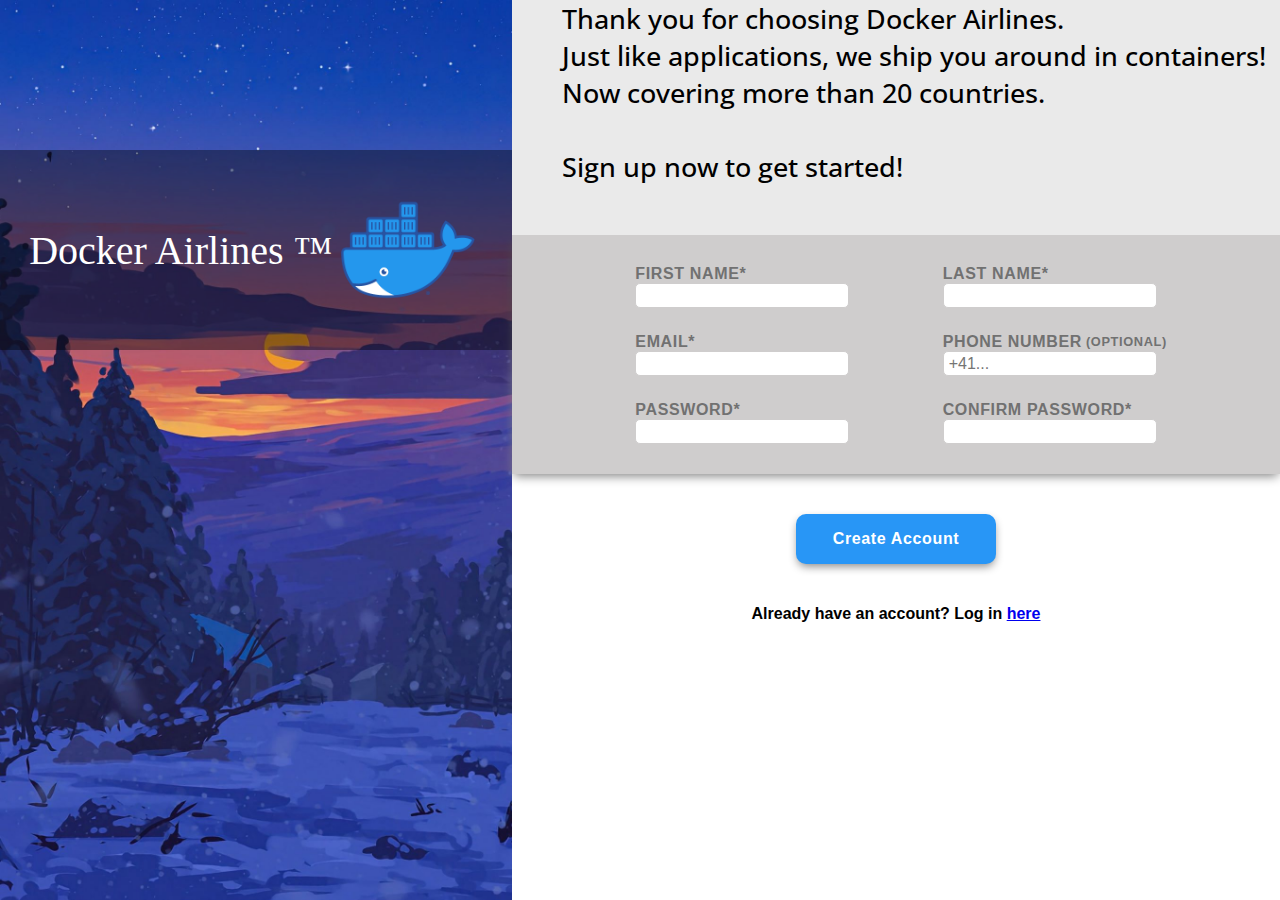
<file: index.html>
<!DOCTYPE html>
<html lang="en">

<head>
    <meta charset="UTF-8">
    <meta http-equiv="X-UA-Compatible" content="IE=edge">
    <meta name="viewport" content="width=device-width, initial-scale=1.0">
    <title>Form</title>
    <script defer src="script.js"></script>
    <link rel="stylesheet" href="styles.css">
</head>

<body>
    <section class="master-container">
        <section class="company-intro">
            <div class="logo-background">
                <div class="company-logo">
                    <figure>
                        <figcaption>Docker Airlines &trade;</figcaption>
                        <img src="./images/logo.png" alt="logo">
                    </figure>
                </div>
            </div>
        </section>
        <section class="master-form-container">
            <section class="form-description">
                <div class="master-p-container">
                    <p>Thank you for choosing Docker Airlines.</p>
                    <p>Just like applications, we ship you around in containers!</p>
                    <p>Now covering more than 20 countries.</p>
                    <br>
                    <p>Sign up now to get started!</p>
                </div>
            </section>
            <section class="form-container">
                <form class="main-form" action="./welcomePage.html" onsubmit="">
                    <div class="form-top-wrapper">
                        <div class="form-box">
                            <div class="input-container">
                                <label for="first-name">FIRST NAME*</label>
                                <input type="text" name="first-name" id="first-name" pattern="^[a-zA-Z]+$" required>
                                <span></span>
                            </div>

                            <div class="input-container">
                                <label for="last-name">LAST NAME*</label>
                                <input type="text" name="last-name" id="last-name" pattern="^[a-zA-Z]+$" required>
                                <span></span>
                            </div>
                        </div>
                        <div class="form-box">
                            <div class="input-container">
                                <label for="email">EMAIL*</label>
                                <input type="email" name="email" id="email"
                                    pattern="([A-Za-z0-9._-]+@[A-Za-z0-9._-]+\.[A-Za-z0-9]+)\w" required>
                                <span></span>
                            </div>

                            <div class="input-container">
                                <label for="phone-number" class="phone-number">PHONE
                                    NUMBER<span>(OPTIONAL)</span></label>
                                <input type="tel" name="phone-number" placeholder="+41..." id="phone-number"
                                    pattern="^[\+]?[(]?[0-9]{3}[)]?[-\s\.]?[0-9]{3}[-\s\.]?[0-9]{4,6}$">
                                <span class="long-error"></span>
                            </div>
                        </div>
                        <div class="form-box">

                            <div class="input-container">
                                <label for="password">PASSWORD*</label>
                                <input type="password" name="password" id="password" pattern="^.{6,}$" required>
                                <span></span>
                            </div>
                            <div class="input-container">
                                <label for="confirm-password">CONFIRM PASSWORD*</label>
                                <input type="password" name="confirm-password" id="confirm-password" required>
                                <span></span>
                            </div>
                        </div>
                    </div>
                    <div class="form-bot-wrapper">
                        <div class="account-functions-wrapper">
                            <button type="submit">Create Account</button>
                            <div class="already-have-account">
                                <div>Already have an account? Log in <a href="./welcomePage.html">here</a></div>
                            </div>
                        </div>
                    </div>
                </form>
            </section>
        </section>
    </section>

</body>

</html>
</file>
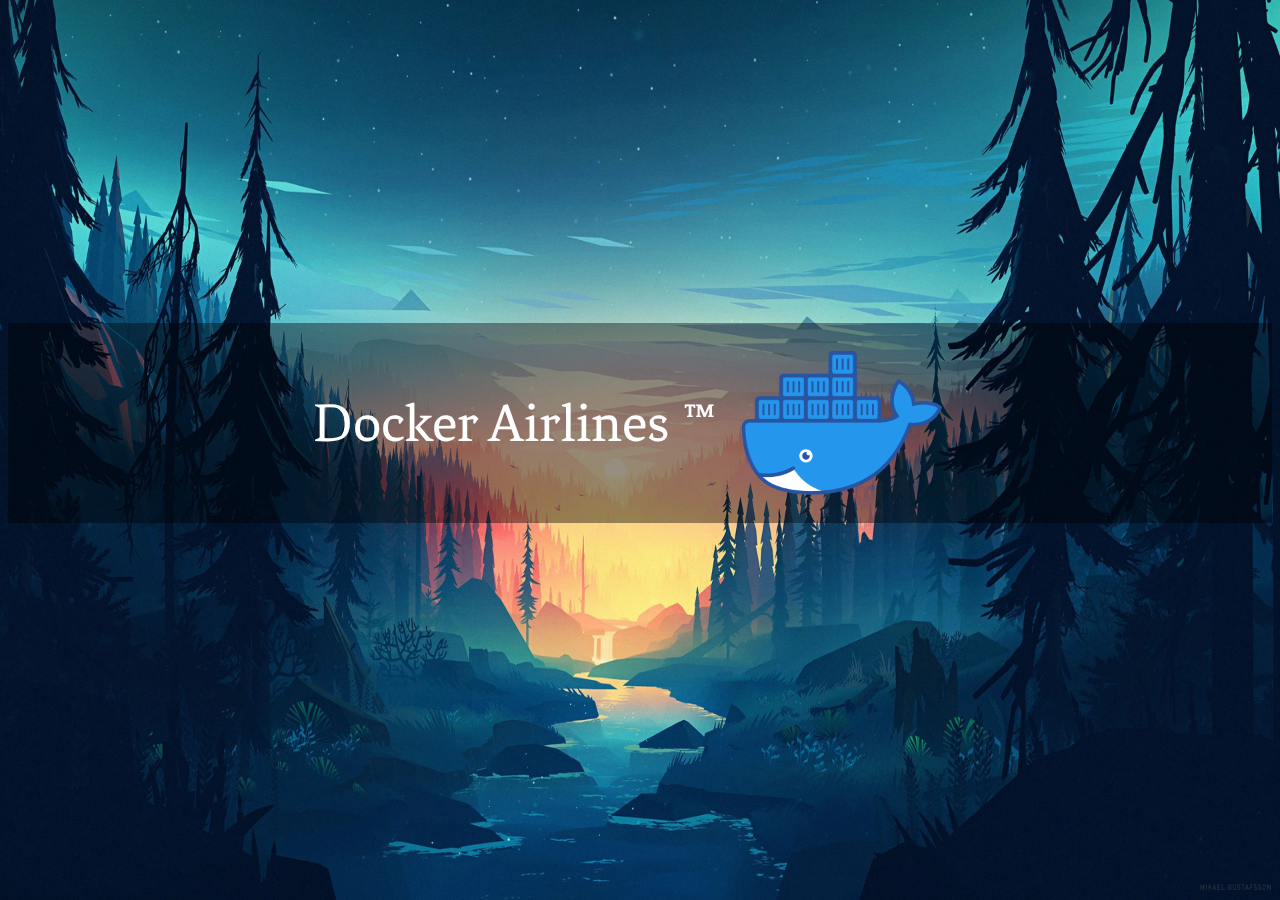
<file: welcome.html>
<!DOCTYPE html>
<html lang="en">

<head>
    <meta charset="UTF-8">
    <meta http-equiv="X-UA-Compatible" content="IE=edge">
    <meta name="viewport" content="width=device-width, initial-scale=1.0">
    <title>Welcome</title>
    <style>
        @font-face {
            font-family: "Fenix";
            src: url("./fonts/Fenix/Fenix-Regular.ttf");
        }

        body {
            background-image: url(./images/welcome-background.webp);
            background-size: 100% 100vh;
            background-repeat: no-repeat;
        }

        .company-logo {
            display: flex;
            justify-content: center;
            align-items: center;
        }

        .company-logo figcaption {
            font-size: 3.5em;
            font-family: "Fenix", serif;
            position: relative;
            right: -25px;
            color: white;
        }

        img {
            height: 300px;
        }

        figure {
            display: flex;
            align-items: center;
        }

        .logo-background {
            width: 100%;
            height: 200px;
            background-color: rgba(0, 0, 0, 0.4);
            position: relative;
            top: 35vh;
            display: flex;
            align-items: center;
            justify-content: center;
        }
    </style>
</head>

<body>
    <div class="logo-background">
        <div class="company-logo">
            <figure>
                <figcaption>Docker Airlines &trade;</figcaption>
                <img src="./images/logo.png" alt="logo">
            </figure>
        </div>
    </div>

</body>

</html>
</file>
<file: styles.css>
:root {
    --form-padding-left: 0px;
    --second-form-col-height: 500px;
    --letter-spacing: 0.04em;
}

/* override browser default */
html,
body {
    margin: 0;
    padding: 0;
}

/* use viewport-relative units to cover page fully */
html,
body {
    height: 100%;
    width: 100%;
}

/* include border and padding in element width and height */
* {
    box-sizing: border-box;
}

@font-face {
    font-family: "Fenix";
    src: url("./fonts/Fenix/Fenix-Regular.ttf");
    font-family: "Open Sans";
    src: url("./fonts/Open_Sans/static/OpenSans/OpenSans-Medium.ttf")
}

.master-container {
    display: flex;
    flex-direction: row;
}

.master-form-container {
    height: 100%;
}

.company-intro {
    min-height: 100vh;
}

.logo-background {
    width: 100%;
    height: 200px;
    background-color: rgba(0, 0, 0, 0.4);
    position: relative;
    top: 150px;
}

.master-container img {
    width: 200px;
}

.company-logo figure {
    display: flex;
    justify-content: center;
    align-items: center;
    opacity: 1;
}

.company-logo figcaption {
    font-size: 2.5em;
    font-family: "Fenix", serif;
    position: relative;
    right: -25px;
    color: white;
}

.company-intro {
    width: 40%;
    background: url("./images/background.jpg") no-repeat;
    background-size: cover;
}

.master-form-container {
    width: 60%;
    display: flex;
    flex-direction: column;
}

.master-p-container {
    font-family: 'Open Sans', sans-serif;
    font-size: 1.7em;
    padding-left: var(--form-padding-left);
    margin-bottom: 50px;
    padding-left: 50px;
}

.form-description {
    /* height:  px; */
    background-color: #eaeaea;
    position: relative;
}

.master-form-container>section:nth-child(3) {
    height: 400px;
    z-index: -1;
    background-color: #eaeaea;
}

.main-form {
    /* background-color: #c8ced1; */
    display: flex;
    flex-direction: column;
    /* justify-content: center; */
    gap: 10px;
    flex-wrap: wrap;
    width: 100%;
    padding-left: var(--form-padding-left)
}

.form-top-wrapper {
    flex-grow: 1;
    display: flex;
    flex-direction: column;
    justify-content: center;
    background-color: #cfcdcd;
    box-shadow: 0 4px 10px -2px gray;
    gap: 25px;
    padding: 30px;
}

.form-bot-wrapper {
    flex-grow: 1;
}

.form-box {
    /* border: 2px solid red; */
    display: flex;
    justify-content: space-evenly;
    flex-wrap: wrap;
    position: relative;
}

.form-box>div {
    display: flex;
    flex-direction: column;
}

.form-container {
    display: flex;
    /* background-color: #83c1f8; */
}

.form-container .form-box input {
    height: 25px;
    font-size: 1em;
    border: 1.5px solid #cfcdcd;
    border-radius: 5px;
    padding-left: 5px;
}

.form-container .form-box input:focus {
    outline: none;
}

.form-container .form-box label {
    font-size: 1em;
    font-family: Helvetica, Arial, sans-serif;
    font-weight: 600;
    color: #717171;
    letter-spacing: var(--letter-spacing);
}

.account-functions-wrapper {
    display: flex;
    flex-direction: column;
    justify-content: center;
    align-items: center;
    margin-top: 20px;
    background-color: #ffffff;
}

button[type="submit"] {
    z-index: 1;
    width: 200px;
    height: 50px;
    border-radius: 10px;
    border: none;
    box-shadow: 0 4px 10px -2px gray;
    background-color: #2896f6;
    font-family: Helvetica, Arial, sans-serif;
    font-weight: 600;
    font-size: 1em;
    letter-spacing: var(--letter-spacing);
    color: #ffffff;
    margin-top: 10px;
}

button[type="submit"]:hover {
    background-color: #268ae1;
}

button[type="submit"]:active {
    background-color: #1276ce;
}

.master-form-container>section:nth-child(3)>* {
    font-family: Helvetica, Arial, sans-serif;
    position: relative;
    top: 120px;
    font-size: 1em;
    padding-left: var(--form-padding-left);
    font-weight: 600;
}

span.go-to-welcome-page {
    font-weight: 750;
    color: #1097ff;
    text-decoration: underline;
}

.input-container {
    position: relative;
}

label.phone-number>span {
    position: absolute;
    font-size: 0.8em;
    padding-left: 4px;
    padding-top: 1px;
}

input+span {
    position: absolute;
    color: red;
    bottom: -20px;
}

.already-have-account {
    display: inline;
    user-select: none;
    height: 100px;
    font-family: Helvetica, Arial, sans-serif;
    font-weight: 600;
    display: flex;
    align-items: center;
    justify-content: center;
}

.long-error {
    bottom: -40px;
}

* {
    margin: 0px;
    padding: 0px;
}

@media screen and (max-width: 850px) {
    .main-form {
        display: flex;
        flex-direction: column;
    }

    .form-box {
        display: flex;
        flex-direction: column;
        align-items: center;
        gap: 20px;
        padding: 20px;
    }

    .form-top-wrapper{
        gap: 0px;
    }
}
</file>
